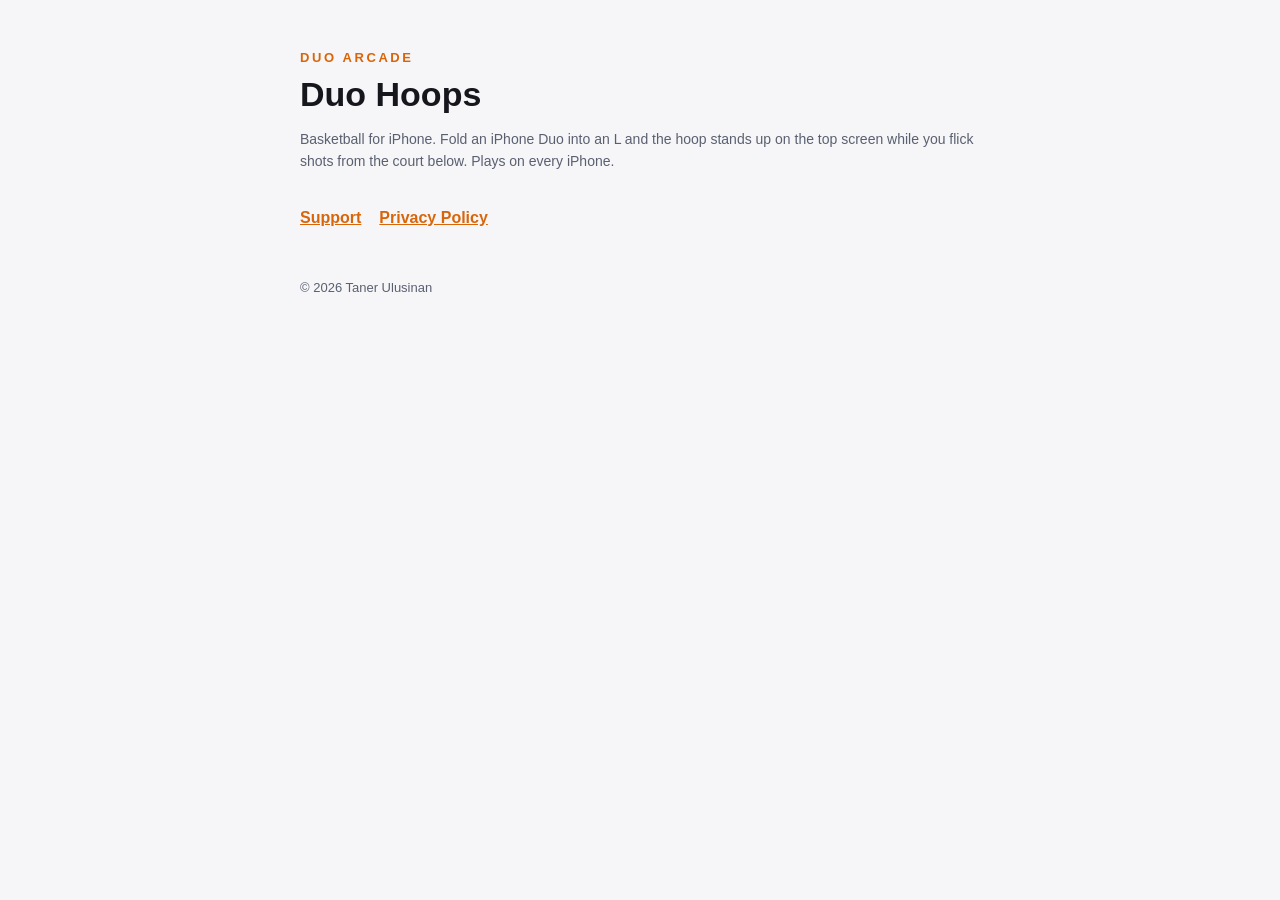
<file: index.html>
<!doctype html>
<html lang="en"><head><meta charset="utf-8"><meta name="viewport" content="width=device-width,initial-scale=1">
<title>Duo Hoops</title><link rel="stylesheet" href="style.css"></head>
<body><main>
<header><div class="brand">Duo Arcade</div><h1>Duo Hoops</h1>
<p class="muted">Basketball for iPhone. Fold an iPhone Duo into an L and the hoop stands up on the top screen while you flick shots from the court below. Plays on every iPhone.</p></header>
<nav><a href="support.html">Support</a><a href="privacy.html">Privacy Policy</a></nav>
<footer>© 2026 Taner Ulusinan</footer>
</main></body></html>
</file>
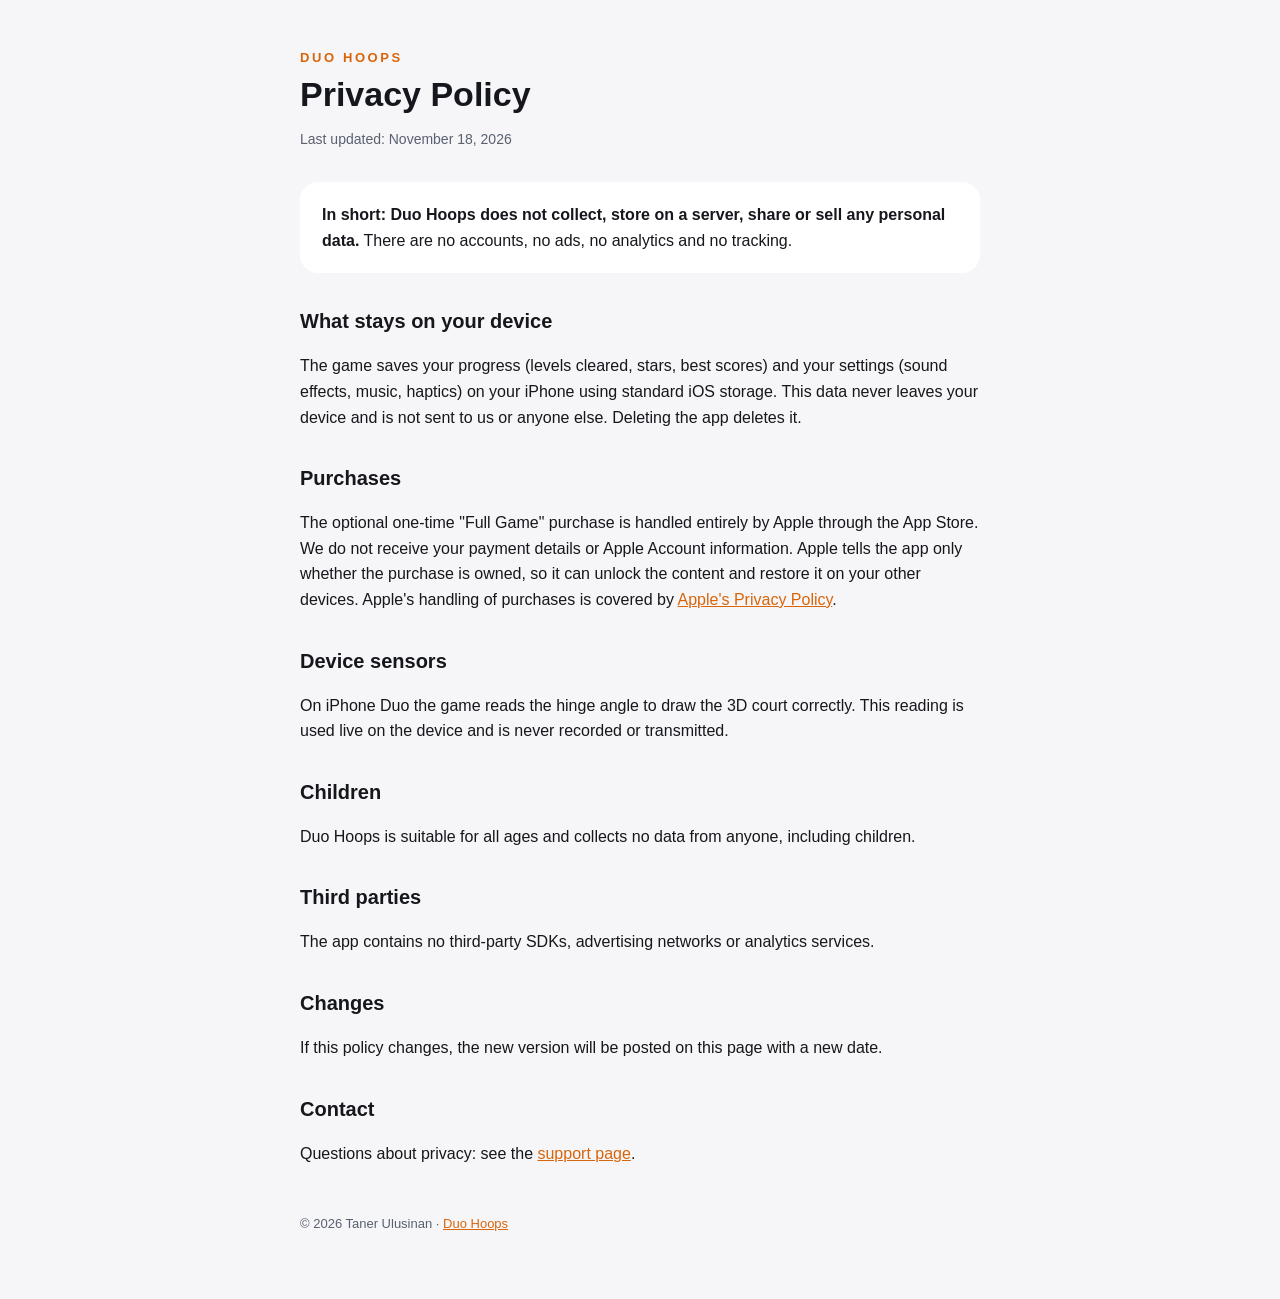
<file: privacy.html>
<!doctype html>
<html lang="en"><head><meta charset="utf-8"><meta name="viewport" content="width=device-width,initial-scale=1">
<title>Duo Hoops Privacy Policy</title><link rel="stylesheet" href="style.css"></head>
<body><main>
<header><div class="brand">Duo Hoops</div><h1>Privacy Policy</h1><p class="muted">Last updated: November 18, 2026</p></header>

<div class="card"><strong>In short: Duo Hoops does not collect, store on a server, share or sell any personal data.</strong> There are no accounts, no ads, no analytics and no tracking.</div>

<h2>What stays on your device</h2>
<p>The game saves your progress (levels cleared, stars, best scores) and your settings (sound effects, music, haptics) on your iPhone using standard iOS storage. This data never leaves your device and is not sent to us or anyone else. Deleting the app deletes it.</p>

<h2>Purchases</h2>
<p>The optional one-time "Full Game" purchase is handled entirely by Apple through the App Store. We do not receive your payment details or Apple Account information. Apple tells the app only whether the purchase is owned, so it can unlock the content and restore it on your other devices. Apple's handling of purchases is covered by <a href="https://www.apple.com/legal/privacy/">Apple's Privacy Policy</a>.</p>

<h2>Device sensors</h2>
<p>On iPhone Duo the game reads the hinge angle to draw the 3D court correctly. This reading is used live on the device and is never recorded or transmitted.</p>

<h2>Children</h2>
<p>Duo Hoops is suitable for all ages and collects no data from anyone, including children.</p>

<h2>Third parties</h2>
<p>The app contains no third-party SDKs, advertising networks or analytics services.</p>

<h2>Changes</h2>
<p>If this policy changes, the new version will be posted on this page with a new date.</p>

<h2>Contact</h2>
<p>Questions about privacy: see the <a href="support.html">support page</a>.</p>

<footer>© 2026 Taner Ulusinan · <a href="index.html">Duo Hoops</a></footer>
</main></body></html>
</file>
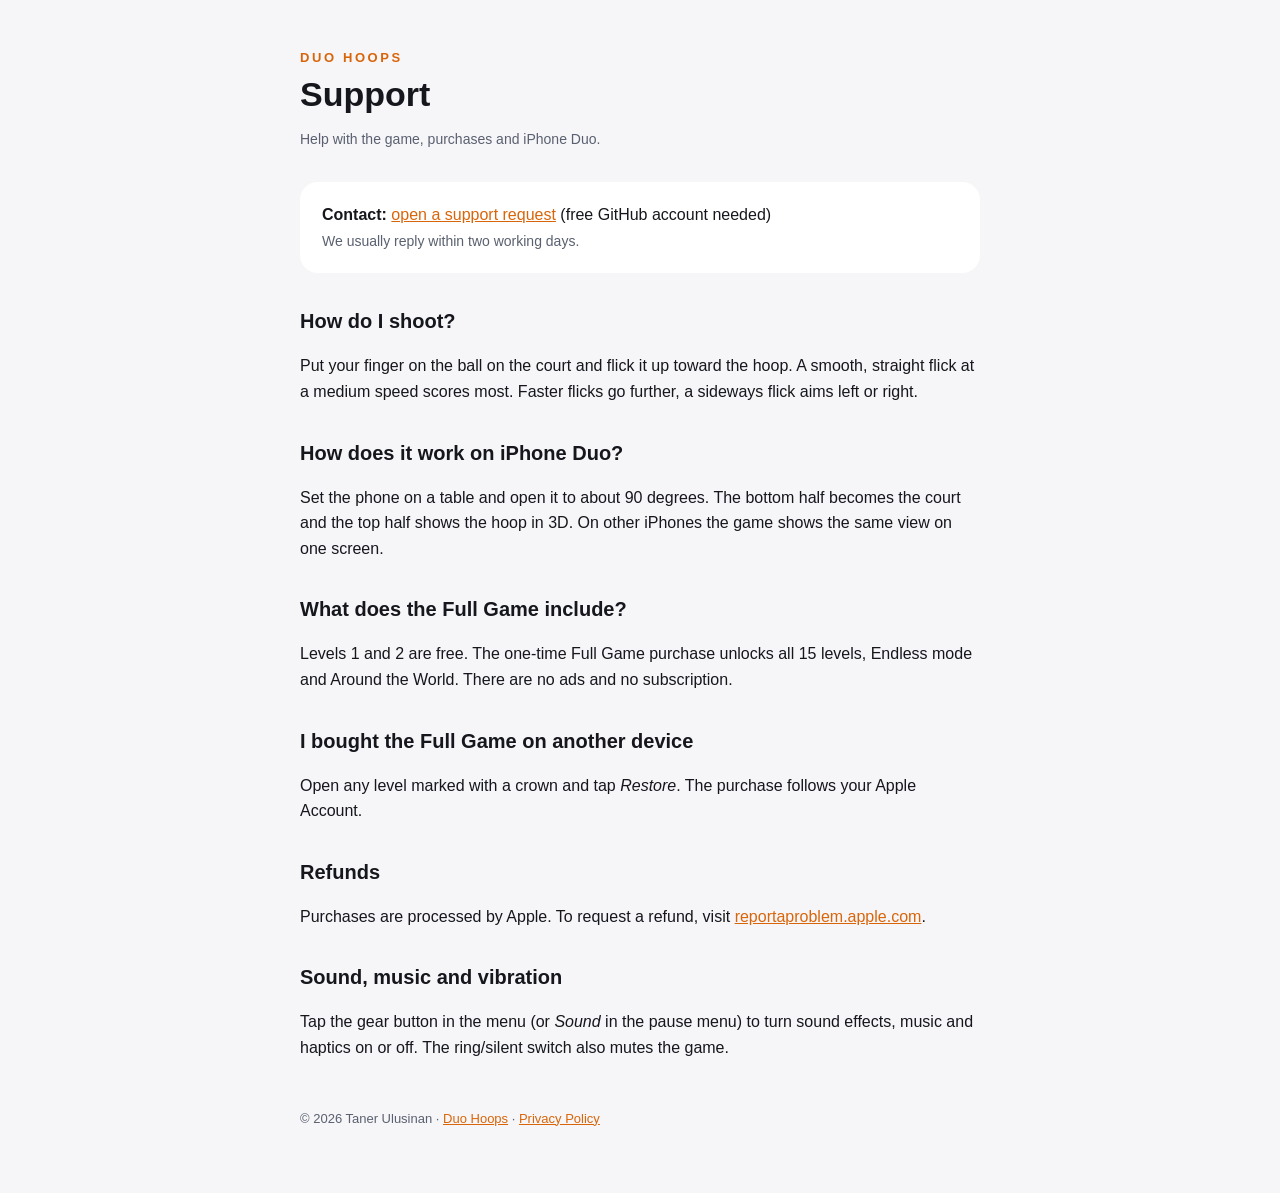
<file: support.html>
<!doctype html>
<html lang="en"><head><meta charset="utf-8"><meta name="viewport" content="width=device-width,initial-scale=1">
<title>Duo Hoops Support</title><link rel="stylesheet" href="style.css"></head>
<body><main>
<header><div class="brand">Duo Hoops</div><h1>Support</h1><p class="muted">Help with the game, purchases and iPhone Duo.</p></header>

<div class="card"><strong>Contact:</strong> <a href="https://github.com/ulusinan/duo-hoops-site/issues/new">open a support request</a> (free GitHub account needed)<br><span class="muted">We usually reply within two working days.</span></div>

<h2>How do I shoot?</h2>
<p>Put your finger on the ball on the court and flick it up toward the hoop. A smooth, straight flick at a medium speed scores most. Faster flicks go further, a sideways flick aims left or right.</p>

<h2>How does it work on iPhone Duo?</h2>
<p>Set the phone on a table and open it to about 90 degrees. The bottom half becomes the court and the top half shows the hoop in 3D. On other iPhones the game shows the same view on one screen.</p>

<h2>What does the Full Game include?</h2>
<p>Levels 1 and 2 are free. The one-time Full Game purchase unlocks all 15 levels, Endless mode and Around the World. There are no ads and no subscription.</p>

<h2>I bought the Full Game on another device</h2>
<p>Open any level marked with a crown and tap <em>Restore</em>. The purchase follows your Apple Account.</p>

<h2>Refunds</h2>
<p>Purchases are processed by Apple. To request a refund, visit <a href="https://reportaproblem.apple.com">reportaproblem.apple.com</a>.</p>

<h2>Sound, music and vibration</h2>
<p>Tap the gear button in the menu (or <em>Sound</em> in the pause menu) to turn sound effects, music and haptics on or off. The ring/silent switch also mutes the game.</p>

<footer>© 2026 Taner Ulusinan · <a href="index.html">Duo Hoops</a> · <a href="privacy.html">Privacy Policy</a></footer>
</main></body></html>
</file>
<file: style.css>
:root { --bg: #0b0d14; --card: #151925; --text: #eef0f6; --muted: #a3a9ba; --accent: #ff8c29; }
@media (prefers-color-scheme: light) { :root { --bg: #f6f6f8; --card: #ffffff; --text: #15171c; --muted: #5a6070; --accent: #d9650a; } }
* { box-sizing: border-box; }
body { margin: 0; background: var(--bg); color: var(--text); font: 16px/1.6 -apple-system, BlinkMacSystemFont, "SF Pro Text", "Helvetica Neue", sans-serif; }
main { max-width: 720px; margin: 0 auto; padding: 48px 20px 64px; }
header { margin-bottom: 32px; }
.brand { color: var(--accent); font-weight: 800; letter-spacing: .2em; font-size: 13px; text-transform: uppercase; }
h1 { font-size: 34px; line-height: 1.15; margin: 6px 0 4px; }
h2 { font-size: 20px; margin: 32px 0 8px; }
p, li { color: var(--text); }
.muted { color: var(--muted); font-size: 14px; }
.card { background: var(--card); border-radius: 18px; padding: 20px 22px; margin: 16px 0; }
a { color: var(--accent); }
nav a { margin-right: 18px; font-weight: 600; }
footer { margin-top: 48px; color: var(--muted); font-size: 13px; }
</file>
